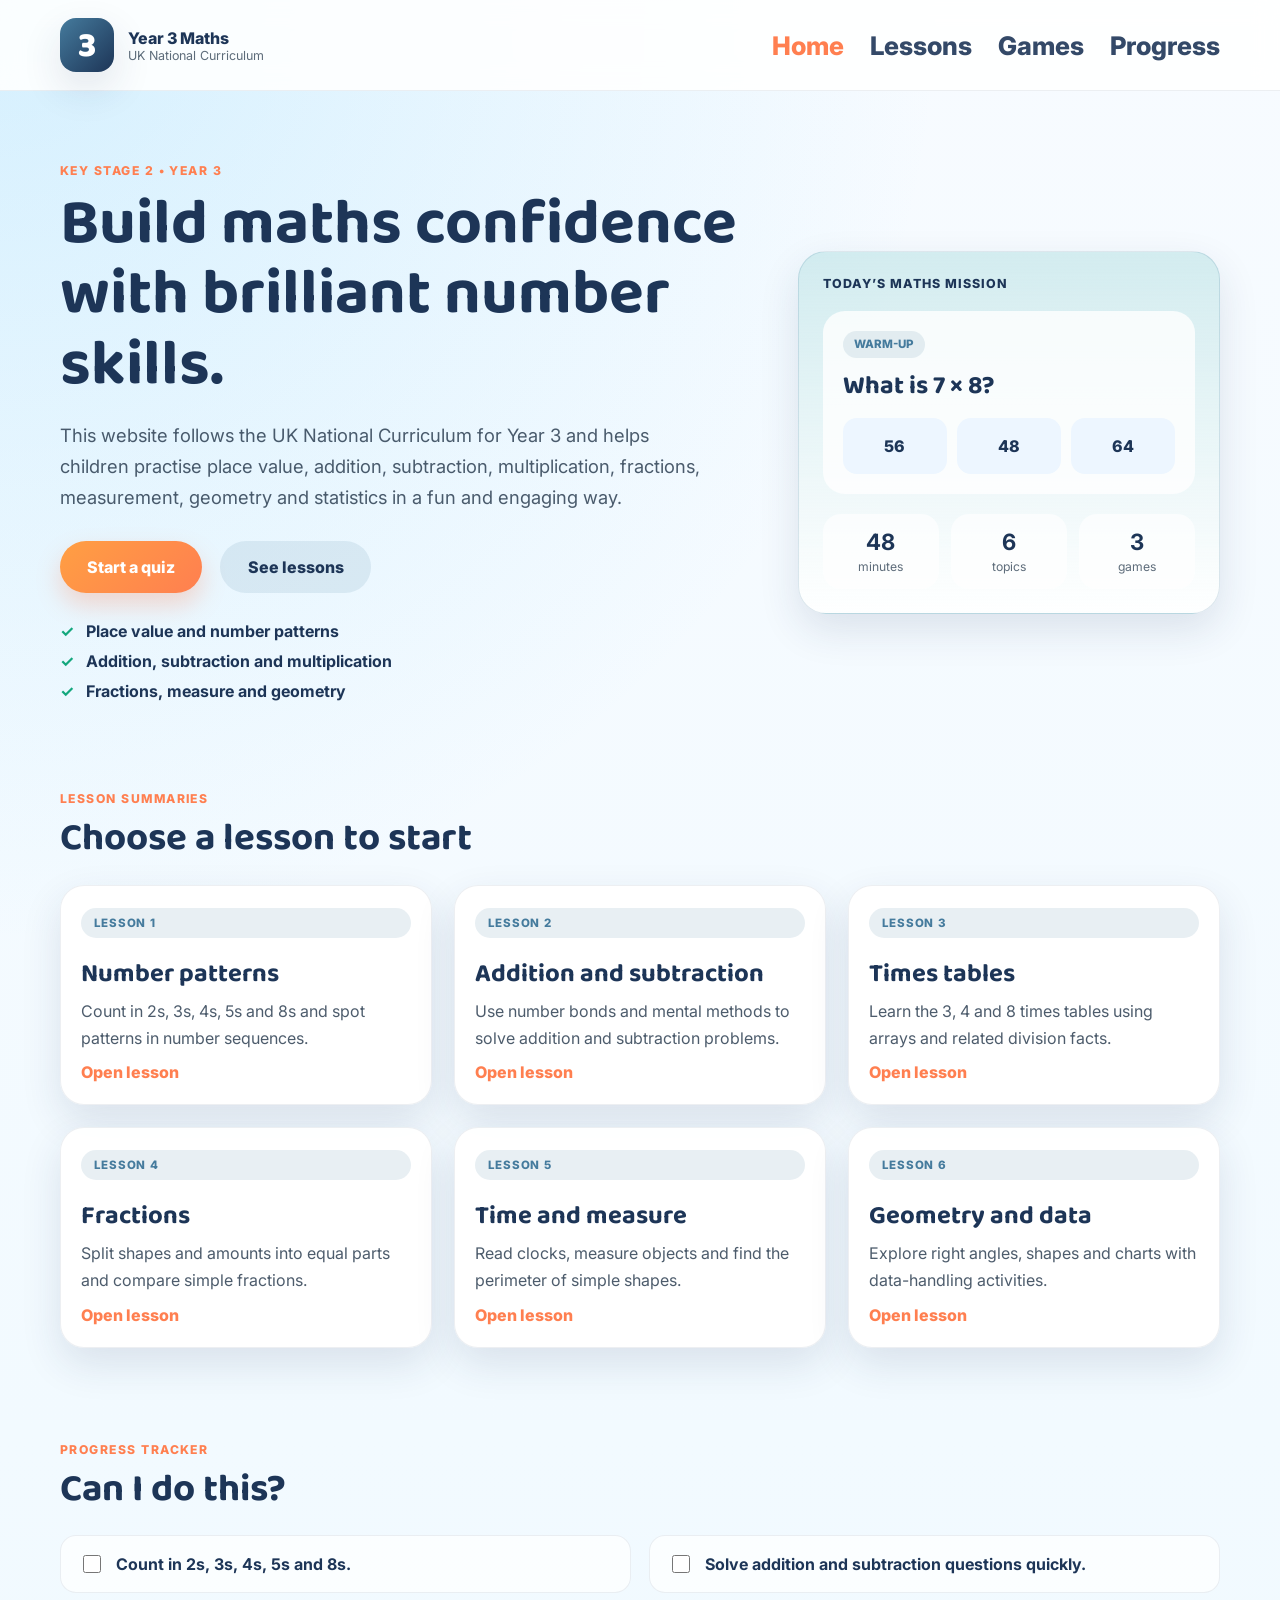
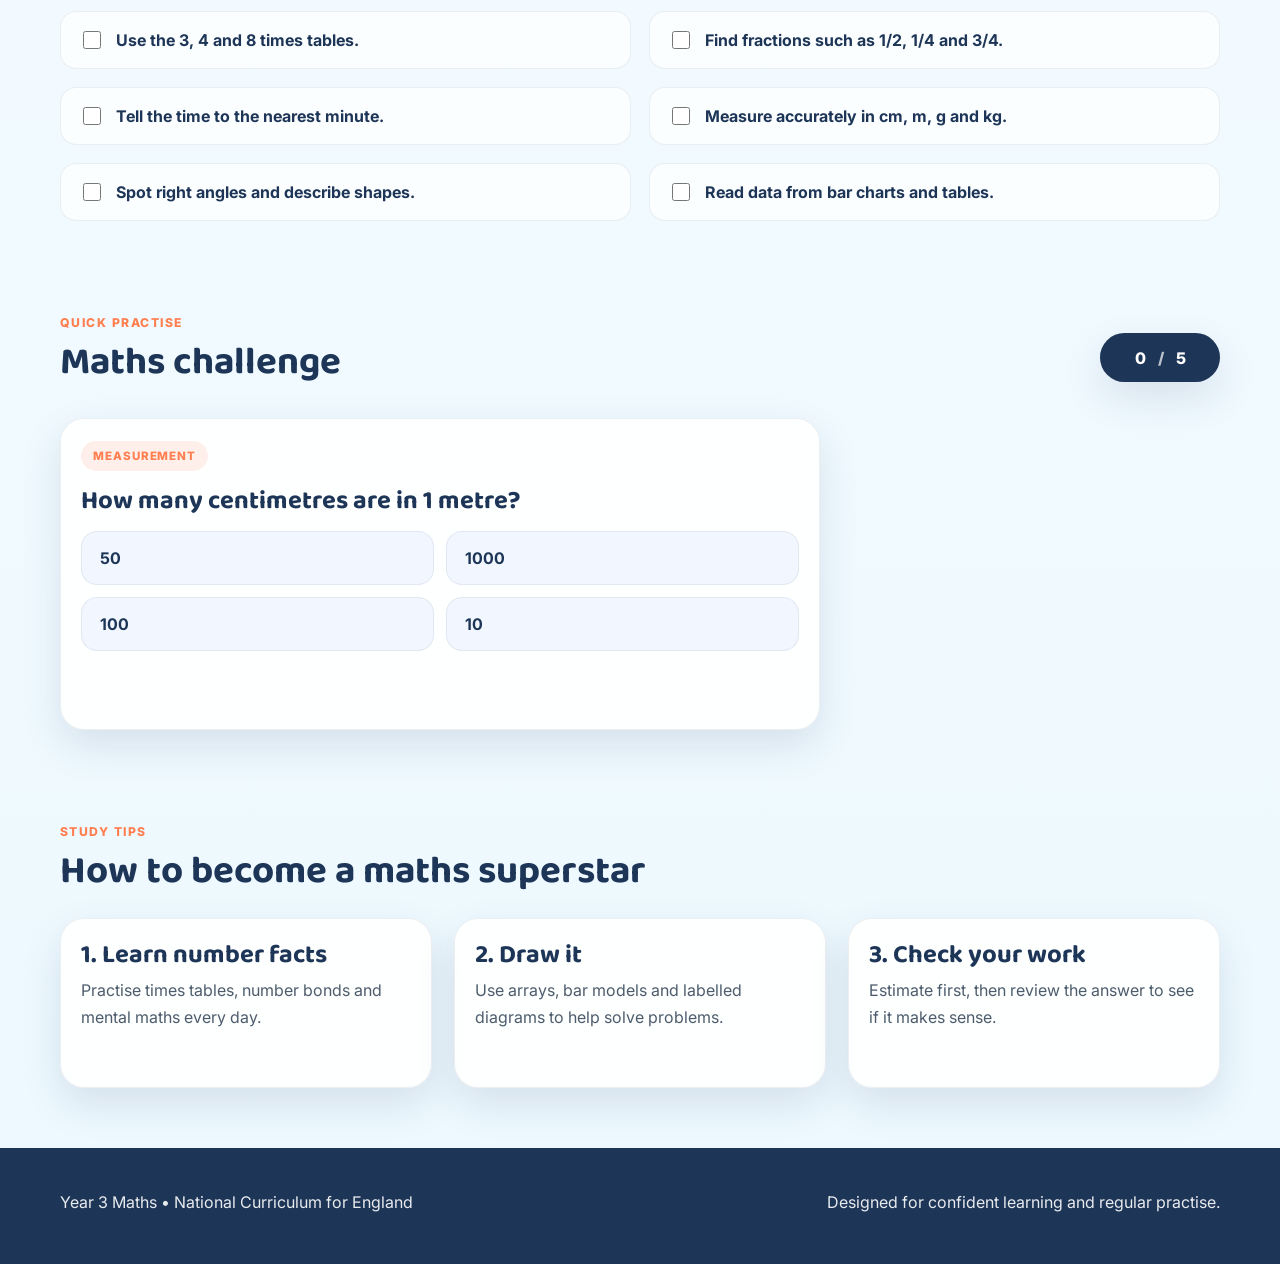
<file: index.html>
<!DOCTYPE html>
<html lang="en">
  <head>
    <meta charset="UTF-8" />
    <meta name="viewport" content="width=device-width, initial-scale=1.0" />
    <title>Year 3 Maths | UK Curriculum</title>
    <meta
      name="description"
      content="A colourful Year 3 maths website aligned to the UK National Curriculum with lessons, games and a progress tracker."
    />
    <link rel="preconnect" href="https://fonts.googleapis.com" />
    <link rel="preconnect" href="https://fonts.gstatic.com" crossorigin />
    <link
      href="https://fonts.googleapis.com/css2?family=Baloo+2:wght@400;600;700;800&family=Inter:wght@400;500;600;700;800&display=swap"
      rel="stylesheet"
    />
    <link rel="stylesheet" href="style.css" />
  </head>
  <body data-page="home">
    <header class="topbar">
      <div class="container nav-wrap">
        <div class="brand">
          <span class="brand-mark">3</span>
          <div>
            <p class="brand-name">Year 3 Maths</p>
            <p class="brand-subtitle">UK National Curriculum</p>
          </div>
        </div>
        <nav class="main-nav" aria-label="Main navigation">
          <a href="index.html" class="nav-link active">Home</a>
          <a href="lessons.html" class="nav-link">Lessons</a>
          <a href="games.html" class="nav-link">Games</a>
          <a href="progress.html" class="nav-link">Progress</a>
        </nav>
      </div>
    </header>

    <main>
      <section class="hero container">
        <div class="hero-text">
          <p class="eyebrow">Key Stage 2 • Year 3</p>
          <h1>Build maths confidence with brilliant number skills.</h1>
          <p class="intro">
            This website follows the UK National Curriculum for Year 3 and helps children
            practise place value, addition, subtraction, multiplication, fractions, measurement,
            geometry and statistics in a fun and engaging way.
          </p>
          <div class="cta-row">
            <a class="btn primary" href="#quiz">Start a quiz</a>
            <a class="btn secondary" href="lessons.html">See lessons</a>
          </div>

          <ul class="quick-list">
            <li>Place value and number patterns</li>
            <li>Addition, subtraction and multiplication</li>
            <li>Fractions, measure and geometry</li>
          </ul>
        </div>

        <div class="hero-panel">
          <p class="panel-label">Today’s Maths Mission</p>
          <div class="mini-problem">
            <span class="mini-label">Warm-up</span>
            <h3>What is 7 × 8?</h3>
            <div class="mini-row">
              <span>56</span>
              <span>48</span>
              <span>64</span>
            </div>
          </div>
          <div class="mini-facts">
            <div>
              <strong>48</strong>
              <span>minutes</span>
            </div>
            <div>
              <strong>6</strong>
              <span>topics</span>
            </div>
            <div>
              <strong>3</strong>
              <span>games</span>
            </div>
          </div>
        </div>
      </section>

      <section class="curriculum container">
        <div class="section-heading">
          <p class="eyebrow">Lesson summaries</p>
          <h2>Choose a lesson to start</h2>
        </div>

        <div class="card-grid">
          <a class="summary-card" href="lessons.html#counting-panel">
            <span class="tag">Lesson 1</span>
            <h3>Number patterns</h3>
            <p>Count in 2s, 3s, 4s, 5s and 8s and spot patterns in number sequences.</p>
            <span class="summary-link">Open lesson</span>
          </a>

          <a class="summary-card" href="lessons.html#addition-panel">
            <span class="tag">Lesson 2</span>
            <h3>Addition and subtraction</h3>
            <p>Use number bonds and mental methods to solve addition and subtraction problems.</p>
            <span class="summary-link">Open lesson</span>
          </a>

          <a class="summary-card" href="lessons.html#multiplication-panel">
            <span class="tag">Lesson 3</span>
            <h3>Times tables</h3>
            <p>Learn the 3, 4 and 8 times tables using arrays and related division facts.</p>
            <span class="summary-link">Open lesson</span>
          </a>

          <a class="summary-card" href="lessons.html#fractions-panel">
            <span class="tag">Lesson 4</span>
            <h3>Fractions</h3>
            <p>Split shapes and amounts into equal parts and compare simple fractions.</p>
            <span class="summary-link">Open lesson</span>
          </a>

          <a class="summary-card" href="lessons.html#measurement-panel">
            <span class="tag">Lesson 5</span>
            <h3>Time and measure</h3>
            <p>Read clocks, measure objects and find the perimeter of simple shapes.</p>
            <span class="summary-link">Open lesson</span>
          </a>

          <a class="summary-card" href="lessons.html#geometry-panel">
            <span class="tag">Lesson 6</span>
            <h3>Geometry and data</h3>
            <p>Explore right angles, shapes and charts with data-handling activities.</p>
            <span class="summary-link">Open lesson</span>
          </a>
        </div>
      </section>

      <section class="checklist container">
        <div class="section-heading">
          <p class="eyebrow">Progress tracker</p>
          <h2>Can I do this?</h2>
        </div>

        <div class="check-grid">
          <label><input type="checkbox" /> Count in 2s, 3s, 4s, 5s and 8s.</label>
          <label><input type="checkbox" /> Solve addition and subtraction questions quickly.</label>
          <label><input type="checkbox" /> Use the 3, 4 and 8 times tables.</label>
          <label><input type="checkbox" /> Find fractions such as 1/2, 1/4 and 3/4.</label>
          <label><input type="checkbox" /> Tell the time to the nearest minute.</label>
          <label><input type="checkbox" /> Measure accurately in cm, m, g and kg.</label>
          <label><input type="checkbox" /> Spot right angles and describe shapes.</label>
          <label><input type="checkbox" /> Read data from bar charts and tables.</label>
        </div>
      </section>

      <section id="quiz" class="quiz container">
        <div class="quiz-header">
          <div>
            <p class="eyebrow">Quick practise</p>
            <h2>Maths challenge</h2>
          </div>
          <div class="score-box">
            <span id="scoreValue">0</span>
            <span class="slash">/</span>
            <span id="questionCount">0</span>
          </div>
        </div>

        <div class="question-panel">
          <p id="questionCategory" class="category">Number</p>
          <h3 id="questionText">Question will appear here.</h3>
          <div id="answerButtons" class="answer-grid" aria-live="polite"></div>
          <p id="feedback" class="feedback" aria-live="assertive"></p>
          <button id="nextButton" class="btn primary hidden" type="button">Next question</button>
        </div>
      </section>

      <section class="tips container">
        <div class="section-heading">
          <p class="eyebrow">Study tips</p>
          <h2>How to become a maths superstar</h2>
        </div>

        <div class="tips-grid">
          <div class="tip-box">
            <h3>1. Learn number facts</h3>
            <p>Practise times tables, number bonds and mental maths every day.</p>
          </div>
          <div class="tip-box">
            <h3>2. Draw it</h3>
            <p>Use arrays, bar models and labelled diagrams to help solve problems.</p>
          </div>
          <div class="tip-box">
            <h3>3. Check your work</h3>
            <p>Estimate first, then review the answer to see if it makes sense.</p>
          </div>
        </div>
      </section>
    </main>

    <footer class="site-footer">
      <div class="container footer-wrap">
        <p>Year 3 Maths • National Curriculum for England</p>
        <p>Designed for confident learning and regular practise.</p>
      </div>
    </footer>

    <script src="script.js"></script>
  </body>
</html>
</file>
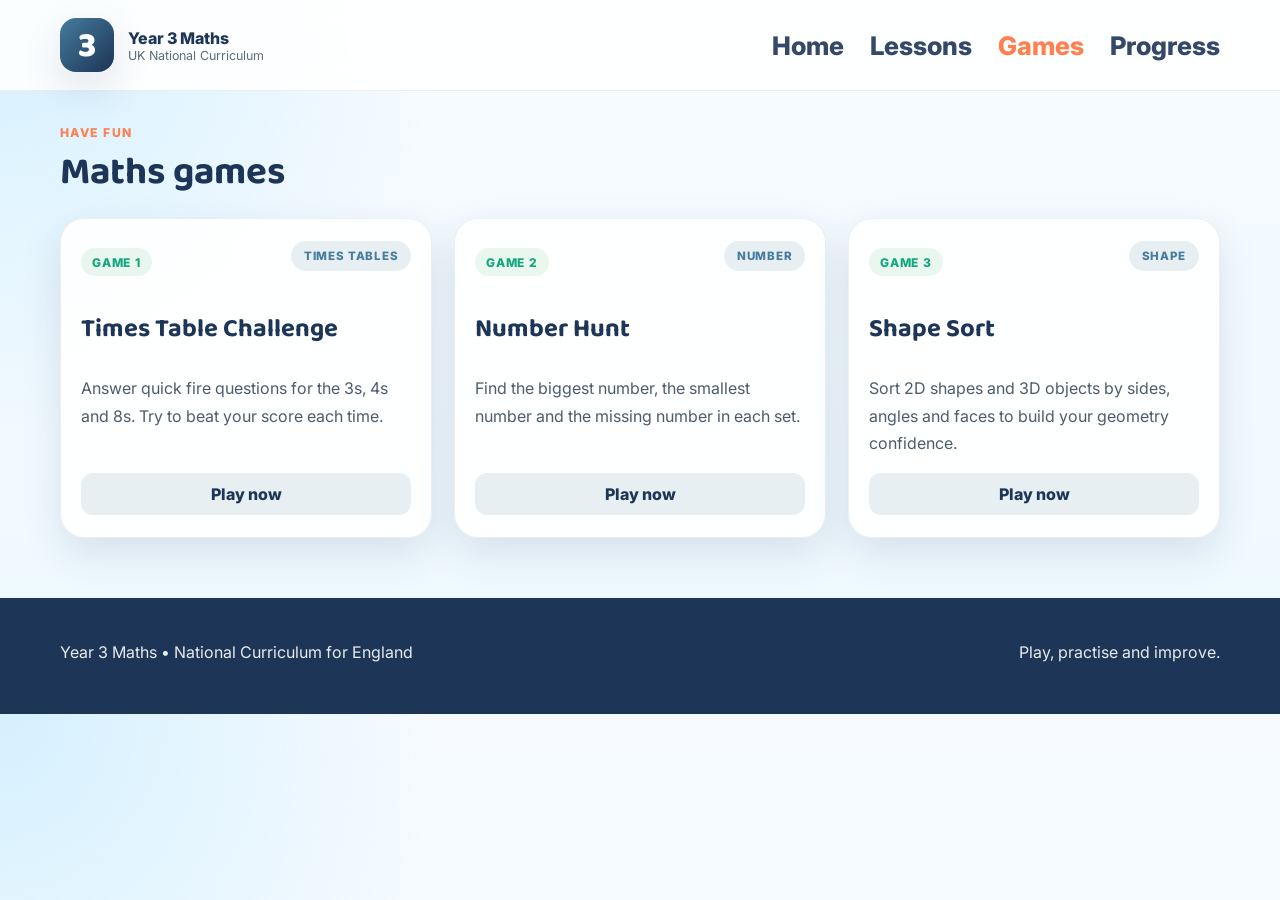
<file: games.html>
<!DOCTYPE html>
<html lang="en">
  <head>
    <meta charset="UTF-8" />
    <meta name="viewport" content="width=device-width, initial-scale=1.0" />
    <title>Year 3 Maths Games</title>
    <link rel="preconnect" href="https://fonts.googleapis.com" />
    <link rel="preconnect" href="https://fonts.gstatic.com" crossorigin />
    <link href="https://fonts.googleapis.com/css2?family=Baloo+2:wght@400;600;700;800&family=Inter:wght@400;500;600;700;800&display=swap" rel="stylesheet" />
    <link rel="stylesheet" href="style.css" />
  </head>
  <body data-page="games">
    <header class="topbar">
      <div class="container nav-wrap">
        <div class="brand">
          <span class="brand-mark">3</span>
          <div>
            <p class="brand-name">Year 3 Maths</p>
            <p class="brand-subtitle">UK National Curriculum</p>
          </div>
        </div>
        <nav class="main-nav" aria-label="Main navigation">
          <a href="index.html" class="nav-link">Home</a>
          <a href="lessons.html" class="nav-link">Lessons</a>
          <a href="games.html" class="nav-link active">Games</a>
          <a href="progress.html" class="nav-link">Progress</a>
        </nav>
      </div>
    </header>

    <main class="container games-page">
      <div class="section-heading">
        <p class="eyebrow">Have fun</p>
        <h2>Maths games</h2>
      </div>

      <div class="game-grid">
        <article class="game-card">
          <div class="game-card-head">
            <span class="game-badge">Game 1</span>
            <span class="tag">Times tables</span>
          </div>
          <h3>Times Table Challenge</h3>
          <p>Answer quick fire questions for the 3s, 4s and 8s. Try to beat your score each time.</p>
          <button class="mini-btn" type="button">Play now</button>
        </article>

        <article class="game-card">
          <div class="game-card-head">
            <span class="game-badge">Game 2</span>
            <span class="tag">Number</span>
          </div>
          <h3>Number Hunt</h3>
          <p>Find the biggest number, the smallest number and the missing number in each set.</p>
          <button class="mini-btn" type="button">Play now</button>
        </article>

        <article class="game-card">
          <div class="game-card-head">
            <span class="game-badge">Game 3</span>
            <span class="tag">Shape</span>
          </div>
          <h3>Shape Sort</h3>
          <p>Sort 2D shapes and 3D objects by sides, angles and faces to build your geometry confidence.</p>
          <button class="mini-btn" type="button">Play now</button>
        </article>
      </div>
    </main>

    <footer class="site-footer">
      <div class="container footer-wrap">
        <p>Year 3 Maths • National Curriculum for England</p>
        <p>Play, practise and improve.</p>
      </div>
    </footer>

    <script src="script.js"></script>
  </body>
</html>
</file>
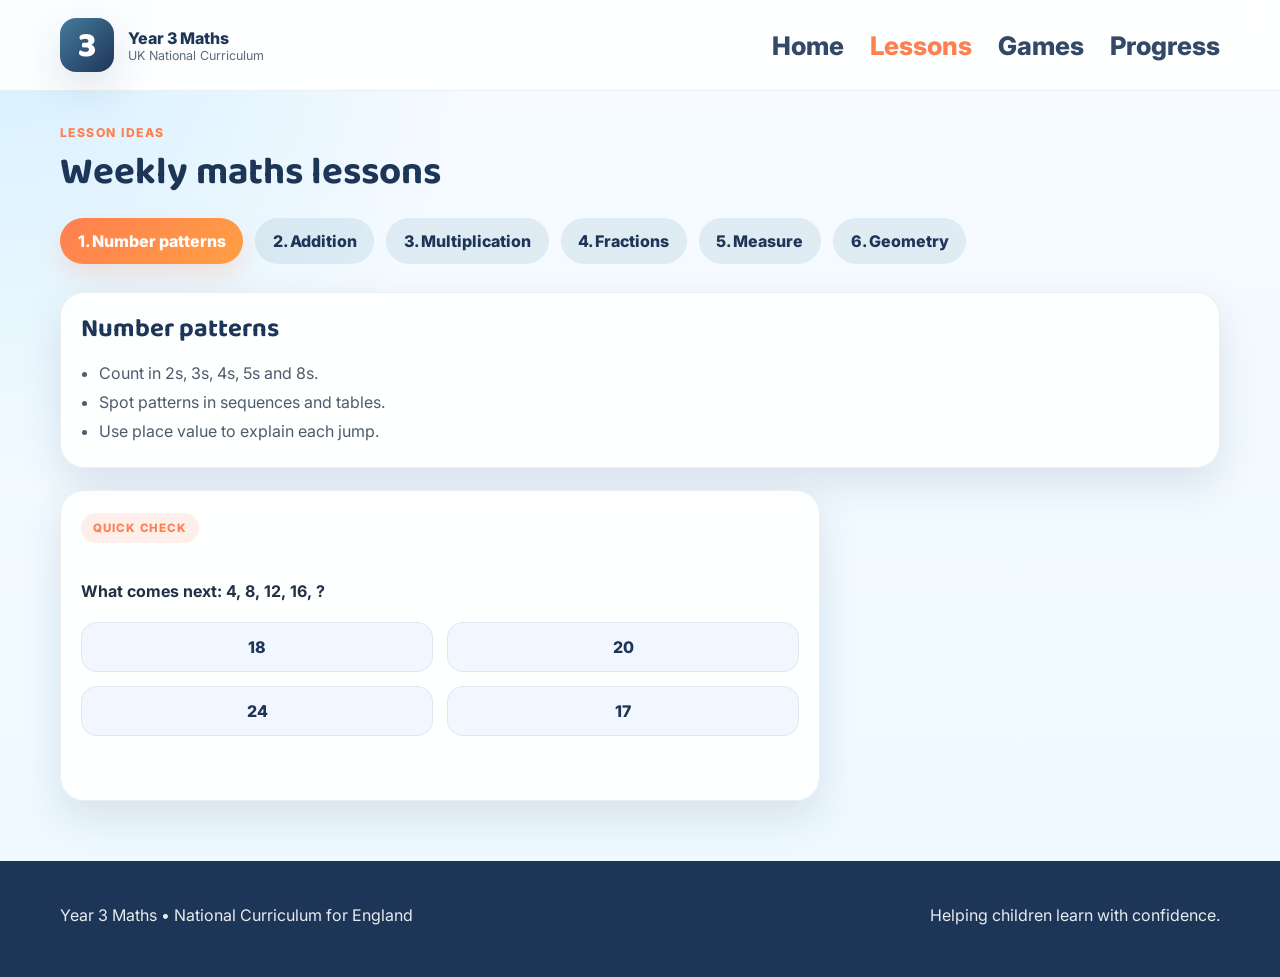
<file: lessons.html>
<!DOCTYPE html>
<html lang="en">
  <head>
    <meta charset="UTF-8" />
    <meta name="viewport" content="width=device-width, initial-scale=1.0" />
    <title>Year 3 Maths Lessons</title>
    <link rel="preconnect" href="https://fonts.googleapis.com" />
    <link rel="preconnect" href="https://fonts.gstatic.com" crossorigin />
    <link href="https://fonts.googleapis.com/css2?family=Baloo+2:wght@400;600;700;800&family=Inter:wght@400;500;600;700;800&display=swap" rel="stylesheet" />
    <link rel="stylesheet" href="style.css" />
  </head>
  <body data-page="lessons">
    <header class="topbar">
      <div class="container nav-wrap">
        <div class="brand">
          <span class="brand-mark">3</span>
          <div>
            <p class="brand-name">Year 3 Maths</p>
            <p class="brand-subtitle">UK National Curriculum</p>
          </div>
        </div>
        <nav class="main-nav" aria-label="Main navigation">
          <a href="index.html" class="nav-link">Home</a>
          <a href="lessons.html" class="nav-link active">Lessons</a>
          <a href="games.html" class="nav-link">Games</a>
          <a href="progress.html" class="nav-link">Progress</a>
        </nav>
      </div>
    </header>

    <main class="container lessons-page">
      <div class="section-heading">
        <p class="eyebrow">Lesson ideas</p>
        <h2>Weekly maths lessons</h2>
      </div>

      <div class="lesson-tabs" role="tablist" aria-label="Year 3 lesson tabs">
        <button class="lesson-tab active" type="button" role="tab" aria-selected="true" data-tab="counting-panel">1. Number patterns</button>
        <button class="lesson-tab" type="button" role="tab" aria-selected="false" data-tab="addition-panel">2. Addition</button>
        <button class="lesson-tab" type="button" role="tab" aria-selected="false" data-tab="multiplication-panel">3. Multiplication</button>
        <button class="lesson-tab" type="button" role="tab" aria-selected="false" data-tab="fractions-panel">4. Fractions</button>
        <button class="lesson-tab" type="button" role="tab" aria-selected="false" data-tab="measurement-panel">5. Measure</button>
        <button class="lesson-tab" type="button" role="tab" aria-selected="false" data-tab="geometry-panel">6. Geometry</button>
      </div>

      <div class="tab-panels">
        <section class="lesson-panel active" id="counting-panel" role="tabpanel">
          <div class="lesson-card">
            <h3>Number patterns</h3>
            <ul>
              <li>Count in 2s, 3s, 4s, 5s and 8s.</li>
              <li>Spot patterns in sequences and tables.</li>
              <li>Use place value to explain each jump.</li>
            </ul>
          </div>
          <div class="question-panel lesson-question">
            <p class="category">Quick check</p>
            <h4>What comes next: 4, 8, 12, 16, ?</h4>
            <div class="practice-answers" data-correct="20">
              <button class="practice-option" type="button" data-answer="18">18</button>
              <button class="practice-option" type="button" data-answer="20">20</button>
              <button class="practice-option" type="button" data-answer="24">24</button>
              <button class="practice-option" type="button" data-answer="17">17</button>
            </div>
            <p class="practice-feedback" aria-live="polite"></p>
          </div>
        </section>

        <section class="lesson-panel" id="addition-panel" role="tabpanel">
          <div class="lesson-card">
            <h3>Addition and subtraction</h3>
            <ul>
              <li>Use number bonds to 10 and 20.</li>
              <li>Add and subtract tens and ones mentally.</li>
              <li>Check answers by using the inverse.</li>
            </ul>
          </div>
          <div class="question-panel lesson-question">
            <p class="category">Quick check</p>
            <h4>Which answer is correct for 38 + 17?</h4>
            <div class="practice-answers" data-correct="55">
              <button class="practice-option" type="button" data-answer="45">45</button>
              <button class="practice-option" type="button" data-answer="55">55</button>
              <button class="practice-option" type="button" data-answer="65">65</button>
              <button class="practice-option" type="button" data-answer="54">54</button>
            </div>
            <p class="practice-feedback" aria-live="polite"></p>
          </div>
        </section>

        <section class="lesson-panel" id="multiplication-panel" role="tabpanel">
          <div class="lesson-card">
            <h3>Times tables</h3>
            <ul>
              <li>Learn 3, 4 and 8 times tables.</li>
              <li>Use arrays to show multiplication.</li>
              <li>Match facts to related division facts.</li>
            </ul>
          </div>
          <div class="question-panel lesson-question">
            <p class="category">Quick check</p>
            <h4>What is 7 × 8?</h4>
            <div class="practice-answers" data-correct="56">
              <button class="practice-option" type="button" data-answer="48">48</button>
              <button class="practice-option" type="button" data-answer="56">56</button>
              <button class="practice-option" type="button" data-answer="64">64</button>
              <button class="practice-option" type="button" data-answer="54">54</button>
            </div>
            <p class="practice-feedback" aria-live="polite"></p>
          </div>
        </section>

        <section class="lesson-panel" id="fractions-panel" role="tabpanel">
          <div class="lesson-card">
            <h3>Fractions</h3>
            <ul>
              <li>Split shapes into equal parts.</li>
              <li>Find fractions such as 1/2, 1/4 and 3/4.</li>
              <li>Compare simple fractions with the same denominator.</li>
            </ul>
          </div>
          <div class="question-panel lesson-question">
            <p class="category">Quick check</p>
            <h4>Which fraction is equal to 1/2?</h4>
            <div class="practice-answers" data-correct="3/6">
              <button class="practice-option" type="button" data-answer="2/3">2/3</button>
              <button class="practice-option" type="button" data-answer="3/6">3/6</button>
              <button class="practice-option" type="button" data-answer="1/4">1/4</button>
              <button class="practice-option" type="button" data-answer="4/5">4/5</button>
            </div>
            <p class="practice-feedback" aria-live="polite"></p>
          </div>
        </section>

        <section class="lesson-panel" id="measurement-panel" role="tabpanel">
          <div class="lesson-card">
            <h3>Time and measure</h3>
            <ul>
              <li>Read analogue and digital clocks.</li>
              <li>Measure length, mass and capacity.</li>
              <li>Find the perimeter of simple shapes.</li>
            </ul>
          </div>
          <div class="question-panel lesson-question">
            <p class="category">Quick check</p>
            <h4>How many centimetres are in 1 metre?</h4>
            <div class="practice-answers" data-correct="100">
              <button class="practice-option" type="button" data-answer="10">10</button>
              <button class="practice-option" type="button" data-answer="100">100</button>
              <button class="practice-option" type="button" data-answer="1000">1000</button>
              <button class="practice-option" type="button" data-answer="50">50</button>
            </div>
            <p class="practice-feedback" aria-live="polite"></p>
          </div>
        </section>

        <section class="lesson-panel" id="geometry-panel" role="tabpanel">
          <div class="lesson-card">
            <h3>Geometry and data</h3>
            <ul>
              <li>Identify right angles and symmetry.</li>
              <li>Name 2D shapes and 3D objects.</li>
              <li>Read information from bar charts and tables.</li>
            </ul>
          </div>
          <div class="question-panel lesson-question">
            <p class="category">Quick check</p>
            <h4>How many right angles does a square have?</h4>
            <div class="practice-answers" data-correct="4">
              <button class="practice-option" type="button" data-answer="1">1</button>
              <button class="practice-option" type="button" data-answer="2">2</button>
              <button class="practice-option" type="button" data-answer="3">3</button>
              <button class="practice-option" type="button" data-answer="4">4</button>
            </div>
            <p class="practice-feedback" aria-live="polite"></p>
          </div>
        </section>
      </div>
    </main>

    <footer class="site-footer">
      <div class="container footer-wrap">
        <p>Year 3 Maths • National Curriculum for England</p>
        <p>Helping children learn with confidence.</p>
      </div>
    </footer>

    <script src="script.js"></script>
  </body>
</html>
</file>
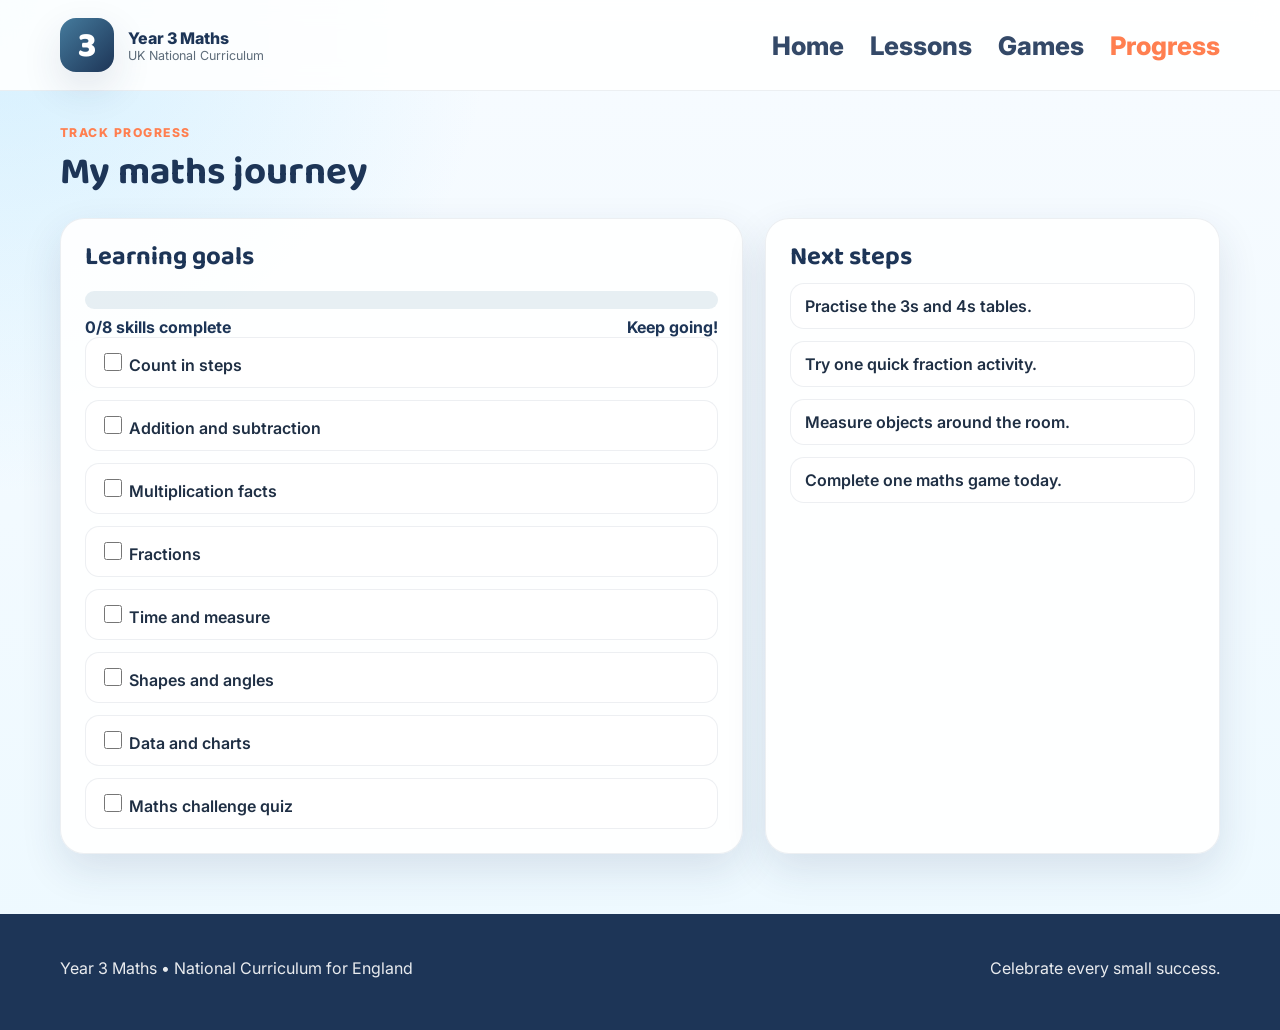
<file: progress.html>
<!DOCTYPE html>
<html lang="en">
  <head>
    <meta charset="UTF-8" />
    <meta name="viewport" content="width=device-width, initial-scale=1.0" />
    <title>Year 3 Maths Progress Tracker</title>
    <link rel="preconnect" href="https://fonts.googleapis.com" />
    <link rel="preconnect" href="https://fonts.gstatic.com" crossorigin />
    <link href="https://fonts.googleapis.com/css2?family=Baloo+2:wght@400;600;700;800&family=Inter:wght@400;500;600;700;800&display=swap" rel="stylesheet" />
    <link rel="stylesheet" href="style.css" />
  </head>
  <body data-page="progress">
    <header class="topbar">
      <div class="container nav-wrap">
        <div class="brand">
          <span class="brand-mark">3</span>
          <div>
            <p class="brand-name">Year 3 Maths</p>
            <p class="brand-subtitle">UK National Curriculum</p>
          </div>
        </div>
        <nav class="main-nav" aria-label="Main navigation">
          <a href="index.html" class="nav-link">Home</a>
          <a href="lessons.html" class="nav-link">Lessons</a>
          <a href="games.html" class="nav-link">Games</a>
          <a href="progress.html" class="nav-link active">Progress</a>
        </nav>
      </div>
    </header>

    <main class="container progress-page">
      <div class="section-heading">
        <p class="eyebrow">Track progress</p>
        <h2>My maths journey</h2>
      </div>

      <div class="progress-layout">
        <div class="progress-panel">
          <h3>Learning goals</h3>
          <div class="progress-meter">
            <div class="progress-bar" aria-label="Progress bar"></div>
          </div>
          <div class="progress-stats">
            <span id="progressText">0/8 skills complete</span>
            <span>Keep going!</span>
          </div>

          <ul class="task-list">
            <li><label><input type="checkbox" data-key="counts" /> Count in steps</label></li>
            <li><label><input type="checkbox" data-key="addition" /> Addition and subtraction</label></li>
            <li><label><input type="checkbox" data-key="multiplication" /> Multiplication facts</label></li>
            <li><label><input type="checkbox" data-key="fractions" /> Fractions</label></li>
            <li><label><input type="checkbox" data-key="time" /> Time and measure</label></li>
            <li><label><input type="checkbox" data-key="shapes" /> Shapes and angles</label></li>
            <li><label><input type="checkbox" data-key="data" /> Data and charts</label></li>
            <li><label><input type="checkbox" data-key="challenge" /> Maths challenge quiz</label></li>
          </ul>
        </div>

        <div class="progress-panel">
          <h3>Next steps</h3>
          <ul class="task-list">
            <li><span>Practise the 3s and 4s tables.</span></li>
            <li><span>Try one quick fraction activity.</span></li>
            <li><span>Measure objects around the room.</span></li>
            <li><span>Complete one maths game today.</span></li>
          </ul>
        </div>
      </div>
    </main>

    <footer class="site-footer">
      <div class="container footer-wrap">
        <p>Year 3 Maths • National Curriculum for England</p>
        <p>Celebrate every small success.</p>
      </div>
    </footer>

    <script src="script.js"></script>
  </body>
</html>
</file>
<file: style.css>
:root {
  --navy: #1d3557;
  --blue: #457b9d;
  --sky: #7dd3fc;
  --mint: #dff7ea;
  --peach: #ffd166;
  --coral: #ff7f50;
  --pink: #f9c5d5;
  --lilac: #d9c2f3;
  --green: #5ec27a;
  --white: #ffffff;
  --dark: #213447;
  --light: #f8fbff;
  --text: #1f2f44;
  --success: #13a77d;
  --danger: #d93a3a;
  --shadow: 0 16px 40px rgba(29, 53, 87, 0.12);
}

* {
  box-sizing: border-box;
}

html {
  scroll-behavior: smooth;
}

body {
  margin: 0;
  font-family: "Inter", sans-serif;
  background:
    radial-gradient(circle at top left, rgba(125, 211, 252, 0.28), transparent 30%),
    linear-gradient(180deg, #f7fbff 0%, #edf9ff 100%);
  color: var(--text);
}

a {
  text-decoration: none;
}

button,
input {
  font: inherit;
}

img {
  max-width: 100%;
  display: block;
}

.container {
  width: min(1160px, calc(100% - 30px));
  margin: 0 auto;
}

.topbar {
  position: sticky;
  top: 0;
  z-index: 10;
  background: rgba(255, 255, 255, 0.88);
  backdrop-filter: blur(12px);
  border-bottom: 1px solid rgba(29, 53, 87, 0.08);
}

.nav-wrap {
  display: flex;
  align-items: center;
  justify-content: space-between;
  padding: 18px 0;
  gap: 24px;
}

.brand {
  display: flex;
  align-items: center;
  gap: 14px;
}

.brand-mark {
  width: 54px;
  height: 54px;
  border-radius: 16px;
  display: grid;
  place-items: center;
  background: linear-gradient(135deg, var(--blue), var(--navy));
  color: var(--white);
  font-family: "Baloo 2", cursive;
  font-size: 2.2rem;
  font-weight: 800;
  box-shadow: var(--shadow);
}

.brand-name,
.brand-subtitle {
  margin: 0;
}

.brand-name {
  font-weight: 800;
  color: var(--navy);
}

.brand-subtitle {
  font-size: 0.78rem;
  color: rgba(32, 51, 71, 0.72);
}

.main-nav {
  display: flex;
  align-items: center;
  flex-wrap: wrap;
  gap: 16px 26px;
}

.nav-link {
  font-size: clamp(1.15rem, 2vw, 2rem);
  font-weight: 800;
  color: var(--navy);
  opacity: 0.9;
  transition: opacity 0.2s ease;
}

.nav-link:hover,
.nav-link.active {
  opacity: 1;
  color: var(--coral);
}

.hero {
  display: grid;
  grid-template-columns: 1.25fr 0.75fr;
  gap: 34px;
  align-items: center;
  padding: 72px 0 56px;
}

.eyebrow {
  margin: 0 0 12px;
  text-transform: uppercase;
  letter-spacing: 0.12em;
  font-size: 0.76rem;
  font-weight: 800;
  color: var(--coral);
}

h1,
h2,
h3 {
  margin: 0 0 16px;
  font-family: "Baloo 2", cursive;
  line-height: 1.1;
  color: var(--navy);
}

h1 {
  font-size: clamp(3rem, 5vw, 6rem);
}

h2 {
  font-size: clamp(2.2rem, 3vw, 3.5rem);
}

h3 {
  font-size: clamp(1.6rem, 2vw, 2.2rem);
}

.intro {
  line-height: 1.7;
  font-size: 1.15rem;
  color: rgba(32, 51, 71, 0.8);
  max-width: 660px;
}

.cta-row {
  display: flex;
  flex-wrap: wrap;
  gap: 18px;
  margin-top: 28px;
}

.btn {
  display: inline-flex;
  align-items: center;
  justify-content: center;
  border: none;
  border-radius: 999px;
  padding: 1rem 1.7rem;
  font-weight: 800;
  cursor: pointer;
  transition: transform 0.2s ease, box-shadow 0.2s ease;
}

.btn:hover {
  transform: translateY(-2px);
}

.btn.primary {
  background: linear-gradient(135deg, #ff9f43, var(--coral));
  color: var(--white);
  box-shadow: 0 12px 24px rgba(255, 127, 80, 0.28);
}

.btn.secondary {
  background: rgba(69, 123, 157, 0.12);
  color: var(--navy);
}

.quick-list {
  list-style: none;
  padding: 0;
  margin: 28px 0 0;
  display: grid;
  gap: 10px;
  color: var(--navy);
  font-weight: 700;
}

.quick-list li::before {
  content: "✓";
  color: var(--success);
  margin-right: 12px;
}

.hero-panel {
  background: linear-gradient(180deg, rgba(168, 218, 220, 0.45), rgba(255, 255, 255, 0.9));
  border-radius: 28px;
  padding: 24px;
  box-shadow: var(--shadow);
  border: 1px solid rgba(69, 123, 157, 0.18);
}

.panel-label {
  margin: 0 0 20px;
  font-size: 0.78rem;
  letter-spacing: 0.08em;
  text-transform: uppercase;
  font-weight: 800;
  color: var(--navy);
}

.mini-problem {
  background: rgba(255, 255, 255, 0.8);
  border-radius: 22px;
  padding: 20px;
}

.mini-label {
  display: inline-block;
  border-radius: 999px;
  background: rgba(69, 123, 157, 0.12);
  color: var(--blue);
  font-size: 0.72rem;
  font-weight: 800;
  text-transform: uppercase;
  padding: 0.4rem 0.7rem;
}

.mini-problem h3 {
  margin: 14px 0 18px;
}

.mini-row {
  display: grid;
  grid-template-columns: repeat(3, minmax(0, 1fr));
  gap: 10px;
}

.mini-row span {
  display: grid;
  place-items: center;
  min-height: 56px;
  border-radius: 14px;
  background: #edf6ff;
  font-weight: 800;
  color: var(--navy);
}

.mini-facts {
  display: grid;
  grid-template-columns: repeat(3, minmax(0, 1fr));
  gap: 12px;
  margin-top: 20px;
}

.mini-facts div {
  background: rgba(255, 255, 255, 0.7);
  border-radius: 18px;
  text-align: center;
  padding: 14px 10px;
}

.mini-facts strong {
  display: block;
  font-size: 1.4rem;
  color: var(--navy);
}

.mini-facts span {
  color: rgba(32, 51, 71, 0.72);
  font-size: 0.76rem;
}

.curriculum,
.checklist,
.quiz,
.tips,
.lessons-page,
.games-page,
.progress-page {
  padding: 34px 0 60px;
}

.section-heading {
  margin-bottom: 24px;
}

.card-grid,
.tips-grid,
.lesson-grid,
.game-grid {
  display: grid;
  grid-template-columns: repeat(3, minmax(0, 1fr));
  gap: 22px;
}

.lesson-tabs {
  display: flex;
  flex-wrap: wrap;
  gap: 12px;
  margin-bottom: 28px;
}

.lesson-tab {
  border: none;
  border-radius: 999px;
  background: rgba(69, 123, 157, 0.12);
  color: var(--navy);
  padding: 0.8rem 1.1rem;
  font-weight: 800;
  cursor: pointer;
  transition: all 0.2s ease;
}

.lesson-tab.active {
  background: linear-gradient(135deg, var(--coral), #ff9f43);
  color: var(--white);
  box-shadow: 0 12px 24px rgba(255, 127, 80, 0.18);
}

.tab-panels {
  display: grid;
  gap: 24px;
}

.lesson-panel {
  display: none;
  gap: 22px;
}

.lesson-panel.active {
  display: grid;
}

.lesson-question {
  max-width: 100%;
}

.practice-answers {
  display: grid;
  grid-template-columns: repeat(2, minmax(0, 1fr));
  gap: 14px;
  margin-top: 18px;
}

.practice-option {
  border: 1px solid rgba(29, 53, 87, 0.08);
  background: #f2f7ff;
  border-radius: 16px;
  padding: 14px 16px;
  font-weight: 800;
  color: var(--navy);
  cursor: pointer;
  transition: all 0.2s ease;
}

.practice-option:hover:not(:disabled) {
  background: #e8f1ff;
  border-color: rgba(69, 123, 157, 0.5);
}

.practice-option.correct {
  background: rgba(19, 167, 125, 0.12);
  border-color: rgba(19, 167, 125, 0.4);
  color: #0d7159;
}

.practice-option.incorrect {
  background: rgba(217, 58, 58, 0.08);
  border-color: rgba(217, 58, 58, 0.35);
  color: #982a2a;
}

.practice-option:disabled {
  cursor: not-allowed;
  opacity: 1;
}

.practice-feedback {
  min-height: 24px;
  margin: 18px 0 0;
  font-weight: 800;
}

.summary-card {
  display: flex;
  flex-direction: column;
  gap: 10px;
  background: rgba(255, 255, 255, 0.95);
  border-radius: 24px;
  padding: 22px 20px;
  border: 1px solid rgba(29, 53, 87, 0.08);
  box-shadow: var(--shadow);
  color: var(--navy);
  transition: transform 0.2s ease, box-shadow 0.2s ease;
}

.summary-card:hover {
  transform: translateY(-4px);
  box-shadow: 0 22px 50px rgba(29, 53, 87, 0.14);
}

.summary-card h3,
.summary-card p {
  margin: 0;
}

.summary-card p {
  color: rgba(32, 51, 71, 0.8);
  line-height: 1.7;
}

.summary-link {
  margin-top: auto;
  color: var(--coral);
  font-weight: 800;
}

.info-card,
.tip-box,
.lesson-card,
.game-card,
.question-panel,
.progress-panel {
  background: rgba(255, 255, 255, 0.9);
  border-radius: 24px;
  padding: 22px 20px;
  border: 1px solid rgba(29, 53, 87, 0.08);
  box-shadow: var(--shadow);
}

.tag {
  display: inline-block;
  margin-bottom: 12px;
  background: rgba(69, 123, 157, 0.12);
  color: var(--blue);
  border-radius: 999px;
  font-size: 0.72rem;
  font-weight: 800;
  letter-spacing: 0.06em;
  text-transform: uppercase;
  padding: 0.5rem 0.8rem;
}

.info-card ul,
.lesson-card ul {
  margin: 0;
  padding-left: 18px;
  line-height: 1.8;
  color: rgba(32, 51, 71, 0.8);
}

.check-grid {
  display: grid;
  grid-template-columns: repeat(2, minmax(0, 1fr));
  gap: 18px;
}

.check-grid label {
  display: flex;
  align-items: center;
  gap: 12px;
  padding: 16px 18px;
  border-radius: 16px;
  background: rgba(255, 255, 255, 0.7);
  border: 1px solid rgba(29, 53, 87, 0.08);
  font-weight: 700;
  color: var(--navy);
}

.check-grid input {
  width: 18px;
  height: 18px;
  accent-color: var(--green);
}

.quiz-header {
  display: flex;
  justify-content: space-between;
  align-items: center;
  gap: 20px;
  margin-bottom: 18px;
}

.score-box {
  display: inline-flex;
  align-items: center;
  justify-content: center;
  gap: 12px;
  min-width: 120px;
  padding: 0.9rem 1.2rem;
  border-radius: 999px;
  background: var(--navy);
  color: var(--white);
  font-weight: 800;
  box-shadow: var(--shadow);
}

.score-box .slash {
  opacity: 0.7;
}

.question-panel {
  max-width: 760px;
}

.category {
  display: inline-flex;
  margin: 0 0 16px;
  background: rgba(255, 127, 80, 0.12);
  color: var(--coral);
  border-radius: 999px;
  padding: 0.5rem 0.75rem;
  font-size: 0.72rem;
  font-weight: 800;
  text-transform: uppercase;
  letter-spacing: 0.08em;
}

.answer-grid {
  display: grid;
  grid-template-columns: repeat(2, minmax(0, 1fr));
  gap: 12px;
}

.answer-btn {
  border: 1px solid rgba(29, 53, 87, 0.08);
  background: #f2f7ff;
  color: var(--navy);
  padding: 16px 18px;
  border-radius: 16px;
  cursor: pointer;
  text-align: left;
  font-weight: 700;
  transition: all 0.2s ease;
}

.answer-btn:hover:not(:disabled) {
  background: #e8f1ff;
  border-color: rgba(69, 123, 157, 0.5);
}

.answer-btn.correct {
  background: rgba(19, 167, 125, 0.12);
  border-color: rgba(19, 167, 125, 0.4);
  color: #0d7159;
}

.answer-btn.incorrect {
  background: rgba(217, 58, 58, 0.08);
  border-color: rgba(217, 58, 58, 0.35);
  color: #982a2a;
}

.answer-btn:disabled {
  opacity: 1;
  cursor: not-allowed;
}

.feedback {
  min-height: 26px;
  margin: 18px 0 12px;
  font-weight: 700;
}

.feedback.success {
  color: var(--success);
}

.feedback.error {
  color: var(--danger);
}

.hidden {
  display: none;
}

.tip-box {
  min-height: 170px;
}

.tip-box h3 {
  margin-bottom: 8px;
}

.tip-box p {
  margin: 0;
  line-height: 1.7;
  color: rgba(32, 51, 71, 0.8);
}

.lesson-card-header,
.game-card-head {
  display: flex;
  align-items: center;
  justify-content: space-between;
  gap: 10px;
  margin-bottom: 16px;
}

.lesson-badge,
.game-badge {
  display: inline-flex;
  border-radius: 999px;
  padding: 0.4rem 0.7rem;
  font-size: 0.75rem;
  font-weight: 800;
  text-transform: uppercase;
  letter-spacing: 0.06em;
  background: rgba(93, 187, 123, 0.12);
  color: var(--success);
}

.lesson-card .mini-btn,
.game-card .mini-btn,
.progress-panel button {
  border: none;
  border-radius: 12px;
  padding: 0.7rem 1rem;
  font-weight: 800;
  cursor: pointer;
}

.lesson-card .mini-btn,
.game-card .mini-btn {
  background: rgba(69, 123, 157, 0.12);
  color: var(--navy);
}

.game-card {
  display: flex;
  flex-direction: column;
  gap: 16px;
}

.game-card .mini-btn {
  margin-top: auto;
}

.game-card p {
  color: rgba(32, 51, 71, 0.8);
  line-height: 1.7;
  margin: 0;
}

.progress-layout {
  display: grid;
  grid-template-columns: 1.2fr 0.8fr;
  gap: 22px;
}

.progress-panel {
  padding: 24px;
}

.progress-panel h3 {
  margin-bottom: 12px;
}

.progress-meter {
  height: 18px;
  background: rgba(69, 123, 157, 0.12);
  border-radius: 999px;
  overflow: hidden;
  margin: 20px 0 8px;
}

.progress-bar {
  width: 0;
  height: 100%;
  border-radius: inherit;
  background: linear-gradient(90deg, var(--green), var(--sky));
  transition: width 0.25s ease;
}

.progress-stats {
  display: flex;
  justify-content: space-between;
  font-weight: 700;
  color: var(--navy);
}

.task-list {
  list-style: none;
  padding: 0;
  margin: 0;
  display: grid;
  gap: 12px;
}

.task-list li {
  display: flex;
  align-items: center;
  justify-content: space-between;
  gap: 12px;
  background: rgba(255, 255, 255, 0.75);
  border-radius: 14px;
  padding: 12px 14px;
  border: 1px solid rgba(29, 53, 87, 0.08);
  font-weight: 600;
}

.task-list input {
  width: 18px;
  height: 18px;
  accent-color: var(--green);
}

.site-footer {
  background: var(--navy);
  color: rgba(255, 255, 255, 0.9);
  padding: 28px 0 36px;
}

.footer-wrap {
  display: flex;
  justify-content: space-between;
  gap: 14px;
  flex-wrap: wrap;
}

@media (max-width: 900px) {
  .hero,
  .card-grid,
  .tips-grid,
  .lesson-grid,
  .game-grid,
  .progress-layout {
    grid-template-columns: 1fr;
  }

  .check-grid {
    grid-template-columns: 1fr;
  }
}

@media (max-width: 640px) {
  .nav-wrap,
  .quiz-header,
  .footer-wrap {
    flex-direction: column;
    align-items: flex-start;
  }

  .main-nav {
    gap: 8px 16px;
  }

  .answer-grid {
    grid-template-columns: 1fr;
  }

  .hero {
    padding-top: 52px;
  }
}
</file>
